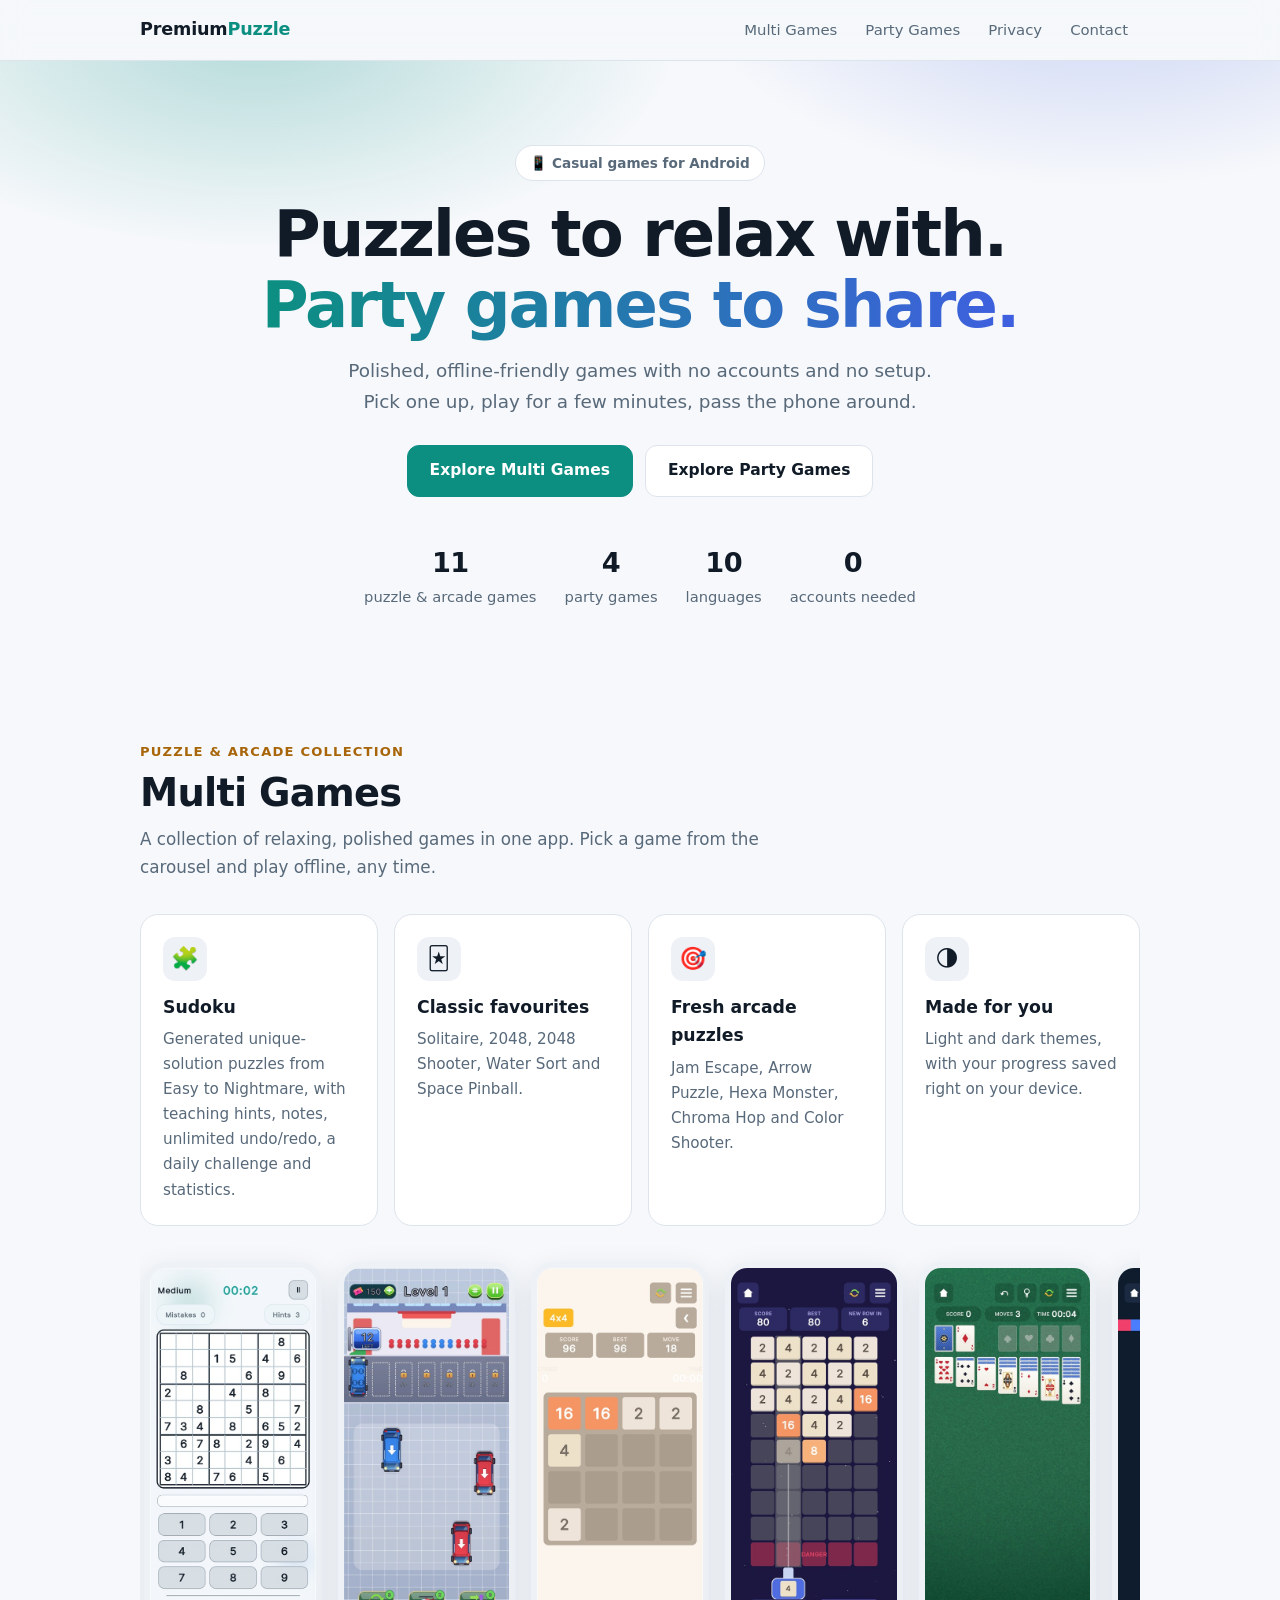
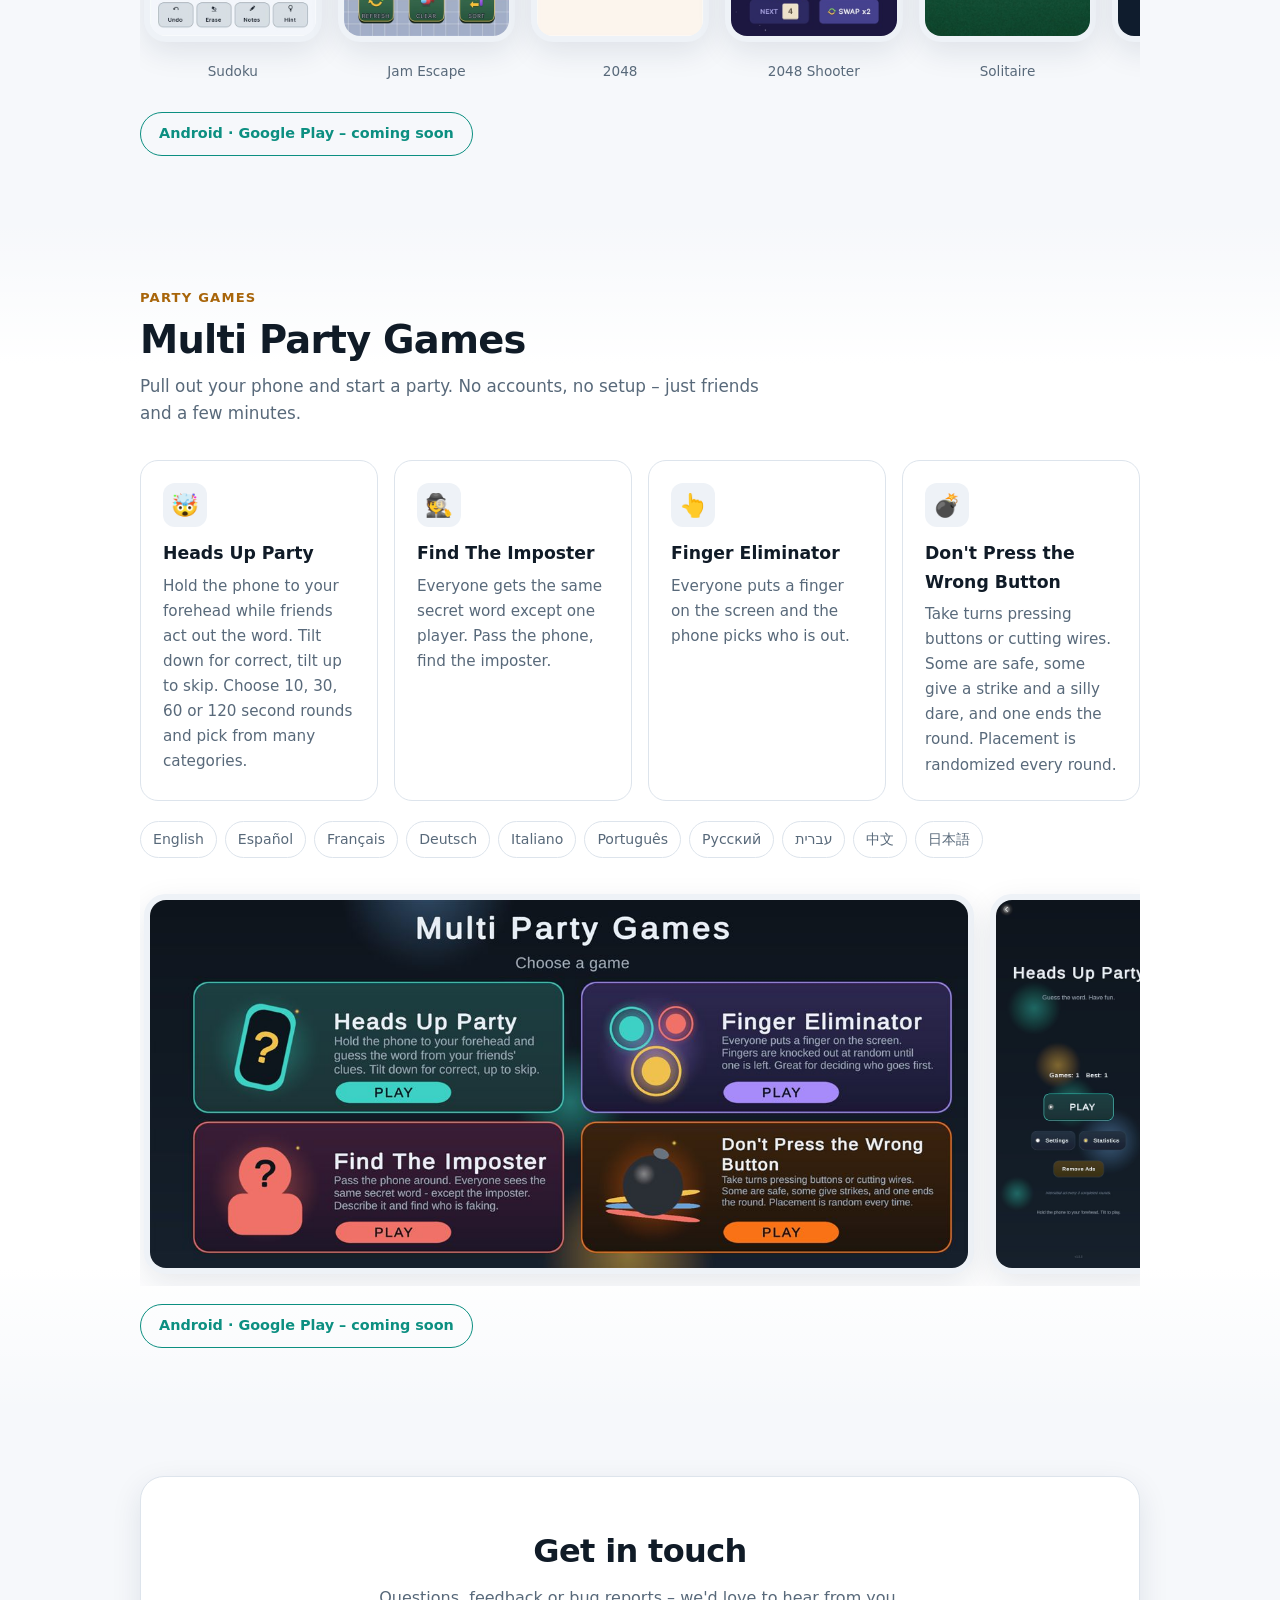
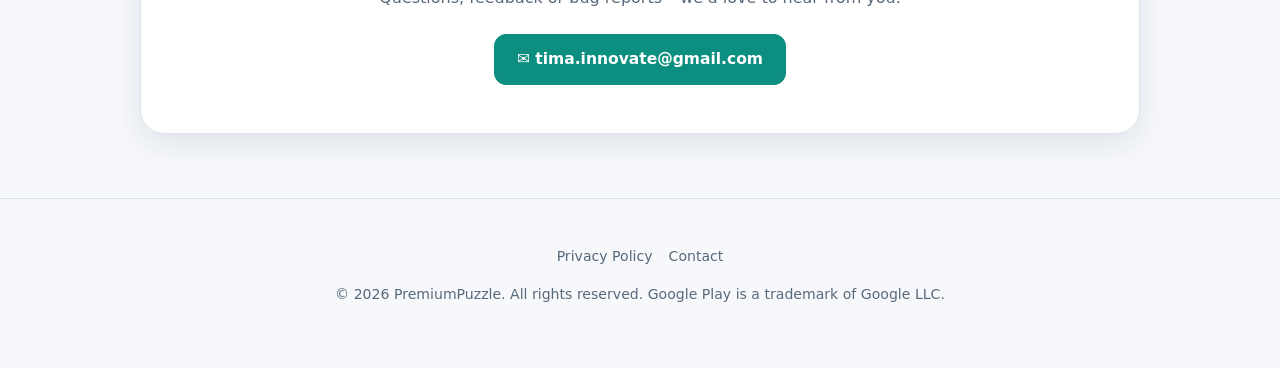
<file: index.html>
<!doctype html>
<html lang="en">
<head>
<meta charset="utf-8">
<meta name="viewport" content="width=device-width,initial-scale=1">
<title>PremiumPuzzle – Mobile Games</title>
<meta name="description" content="PremiumPuzzle makes casual mobile games: Multi Games (puzzle and arcade collection) and Multi Party Games (party games for friends).">
<meta name="theme-color" content="#0b1118">
<meta property="og:title" content="PremiumPuzzle – Mobile Games">
<meta property="og:description" content="Casual Android games: puzzles to relax with and party games to share.">
<meta property="og:type" content="website">
<meta property="og:image" content="img/party-1.jpg">
<link rel="stylesheet" href="style.css">
</head>
<body>

<header class="topbar">
  <div class="wrap">
    <a class="brand" href="#top">Premium<span>Puzzle</span></a>
    <nav>
      <a href="#multi-games">Multi Games</a>
      <a href="#party-games">Party Games</a>
      <a href="privacy.html">Privacy</a>
      <a href="#contact">Contact</a>
    </nav>
  </div>
</header>

<main id="top">
<div class="hero">
  <div class="wrap">
    <span class="eyebrow">📱 Casual games for Android</span>
    <h1>Puzzles to relax with.<br><em>Party games to share.</em></h1>
    <p class="lead">Polished, offline-friendly games with no accounts and no setup. Pick one up, play for a few minutes, pass the phone around.</p>
    <div class="cta">
      <a class="btn primary" href="#multi-games">Explore Multi Games</a>
      <a class="btn" href="#party-games">Explore Party Games</a>
    </div>
    <div class="stats">
      <div><b>11</b>puzzle &amp; arcade games</div>
      <div><b>4</b>party games</div>
      <div><b>10</b>languages</div>
      <div><b>0</b>accounts needed</div>
    </div>
  </div>
</div>

<section id="multi-games">
  <div class="wrap">
    <div class="section-head">
      <span class="kicker">Puzzle &amp; arcade collection</span>
      <h2>Multi Games</h2>
      <p>A collection of relaxing, polished games in one app. Pick a game from the carousel and play offline, any time.</p>
    </div>
    <div class="grid">
      <div class="card"><div class="ico">🧩</div><h3>Sudoku</h3><p>Generated unique-solution puzzles from Easy to Nightmare, with teaching hints, notes, unlimited undo/redo, a daily challenge and statistics.</p></div>
      <div class="card"><div class="ico">🃏</div><h3>Classic favourites</h3><p>Solitaire, 2048, 2048 Shooter, Water Sort and Space Pinball.</p></div>
      <div class="card"><div class="ico">🎯</div><h3>Fresh arcade puzzles</h3><p>Jam Escape, Arrow Puzzle, Hexa Monster, Chroma Hop and Color Shooter.</p></div>
      <div class="card"><div class="ico">🌗</div><h3>Made for you</h3><p>Light and dark themes, with your progress saved right on your device.</p></div>
    </div>
    <div class="shots">
      <figure><img src="img/mg-sudoku.jpg" alt="Sudoku, medium difficulty" loading="lazy"><figcaption>Sudoku</figcaption></figure>
      <figure><img src="img/mg-jam.jpg" alt="Jam Escape level 1" loading="lazy"><figcaption>Jam Escape</figcaption></figure>
      <figure><img src="img/mg-2048.jpg" alt="2048 board" loading="lazy"><figcaption>2048</figcaption></figure>
      <figure><img src="img/mg-shooter2048.jpg" alt="2048 Shooter" loading="lazy"><figcaption>2048 Shooter</figcaption></figure>
      <figure><img src="img/mg-solitaire.jpg" alt="Solitaire deal" loading="lazy"><figcaption>Solitaire</figcaption></figure>
      <figure><img src="img/mg-chroma.jpg" alt="Chroma Hop color ring" loading="lazy"><figcaption>Chroma Hop</figcaption></figure>
      <figure><img src="img/mg-pinball.jpg" alt="Space Pinball table" loading="lazy"><figcaption>Space Pinball</figcaption></figure>
      <figure><img src="img/mg-arrow.jpg" alt="Arrow Puzzle level 1" loading="lazy"><figcaption>Arrow Puzzle</figcaption></figure>
      <figure><img src="img/mg-hexa.jpg" alt="Hexa Monster battle against a cave bat" loading="lazy"><figcaption>Hexa Monster</figcaption></figure>
      <figure><img src="img/mg-colorshooter.jpg" alt="Color Shooter level 2" loading="lazy"><figcaption>Color Shooter</figcaption></figure>
      <figure><img src="img/mg-water.jpg" alt="Water Sort level 1" loading="lazy"><figcaption>Water Sort</figcaption></figure>
    </div>
    <span class="badge">Android · Google Play – coming soon</span>
  </div>
</section>

<section id="party-games" class="alt">
  <div class="wrap">
    <div class="section-head">
      <span class="kicker">Party games</span>
      <h2>Multi Party Games</h2>
      <p>Pull out your phone and start a party. No accounts, no setup – just friends and a few minutes.</p>
    </div>
    <div class="grid">
      <div class="card"><div class="ico">🤯</div><h3>Heads Up Party</h3><p>Hold the phone to your forehead while friends act out the word. Tilt down for correct, tilt up to skip. Choose 10, 30, 60 or 120 second rounds and pick from many categories.</p></div>
      <div class="card"><div class="ico">🕵️</div><h3>Find The Imposter</h3><p>Everyone gets the same secret word except one player. Pass the phone, find the imposter.</p></div>
      <div class="card"><div class="ico">👆</div><h3>Finger Eliminator</h3><p>Everyone puts a finger on the screen and the phone picks who is out.</p></div>
      <div class="card"><div class="ico">💣</div><h3>Don't Press the Wrong Button</h3><p>Take turns pressing buttons or cutting wires. Some are safe, some give a strike and a silly dare, and one ends the round. Placement is randomized every round.</p></div>
    </div>
    <div class="chips">
      <span class="chip">English</span><span class="chip">Español</span><span class="chip">Français</span><span class="chip">Deutsch</span><span class="chip">Italiano</span><span class="chip">Português</span><span class="chip">Русский</span><span class="chip">עברית</span><span class="chip">中文</span><span class="chip">日本語</span>
    </div>
    <div class="shots">
      <img src="img/party-5.jpg" alt="Multi Party Games game selection: Heads Up Party, Finger Eliminator, Find The Imposter, Don't Press the Wrong Button" loading="lazy">
      <img src="img/party-1.jpg" alt="Heads Up Party main menu" loading="lazy">
      <img src="img/party-2.jpg" alt="Heads Up Party category selection" loading="lazy">
      <img src="img/party-3.jpg" alt="Heads Up Party gameplay with the word Mirror" loading="lazy">
      <img src="img/party-4.jpg" alt="Heads Up Party round results" loading="lazy">
      <img src="img/party-6.jpg" alt="Finger Eliminator choosing who is out" loading="lazy">
      <img src="img/party-7.jpg" alt="Finger Eliminator winner screen" loading="lazy">
      <img src="img/party-8.jpg" alt="Find The Imposter setup with player count and topic" loading="lazy">
      <img src="img/party-9.jpg" alt="Find The Imposter secret word reveal" loading="lazy">
      <img src="img/party-10.jpg" alt="Don't Press the Wrong Button setup with player count and Buttons or Wires scenario" loading="lazy">
      <img src="img/party-11.jpg" alt="Don't Press the Wrong Button, Buttons scenario after the bomb goes off" loading="lazy">
      <img src="img/party-12.jpg" alt="Don't Press the Wrong Button, Wires scenario with eight wires" loading="lazy">
    </div>
    <span class="badge">Android · Google Play – coming soon</span>
  </div>
</section>

<section id="contact" class="contact">
  <div class="wrap">
    <div class="contact-card">
      <h2>Get in touch</h2>
      <p>Questions, feedback or bug reports – we'd love to hear from you.</p>
      <a class="btn primary" href="mailto:tima.innovate@gmail.com">✉️ tima.innovate@gmail.com</a>
    </div>
  </div>
</section>
</main>

<footer>
  <div class="wrap">
    <p><a href="privacy.html">Privacy Policy</a><a href="#contact">Contact</a></p>
    <p>&copy; 2026 PremiumPuzzle. All rights reserved. Google Play is a trademark of Google LLC.</p>
  </div>
</footer>
<script>
// Wheel over a screenshot strip scrolls it sideways first; once it reaches an end, the page scrolls again.
document.querySelectorAll('.shots').forEach(function (el) {
  el.addEventListener('wheel', function (e) {
    if (Math.abs(e.deltaY) <= Math.abs(e.deltaX)) return; // already horizontal input
    var max = el.scrollWidth - el.clientWidth;
    if (max <= 0) return;
    var atStart = el.scrollLeft <= 0, atEnd = el.scrollLeft >= max - 1;
    if ((e.deltaY < 0 && atStart) || (e.deltaY > 0 && atEnd)) return; // hand over to the page
    e.preventDefault();
    var d = e.deltaMode === 1 ? e.deltaY * 32 : e.deltaY; // line-based wheels report tiny deltas
    el.scrollLeft += d * 1.5;
  }, { passive: false });
});
</script>
</body>
</html>
</file>
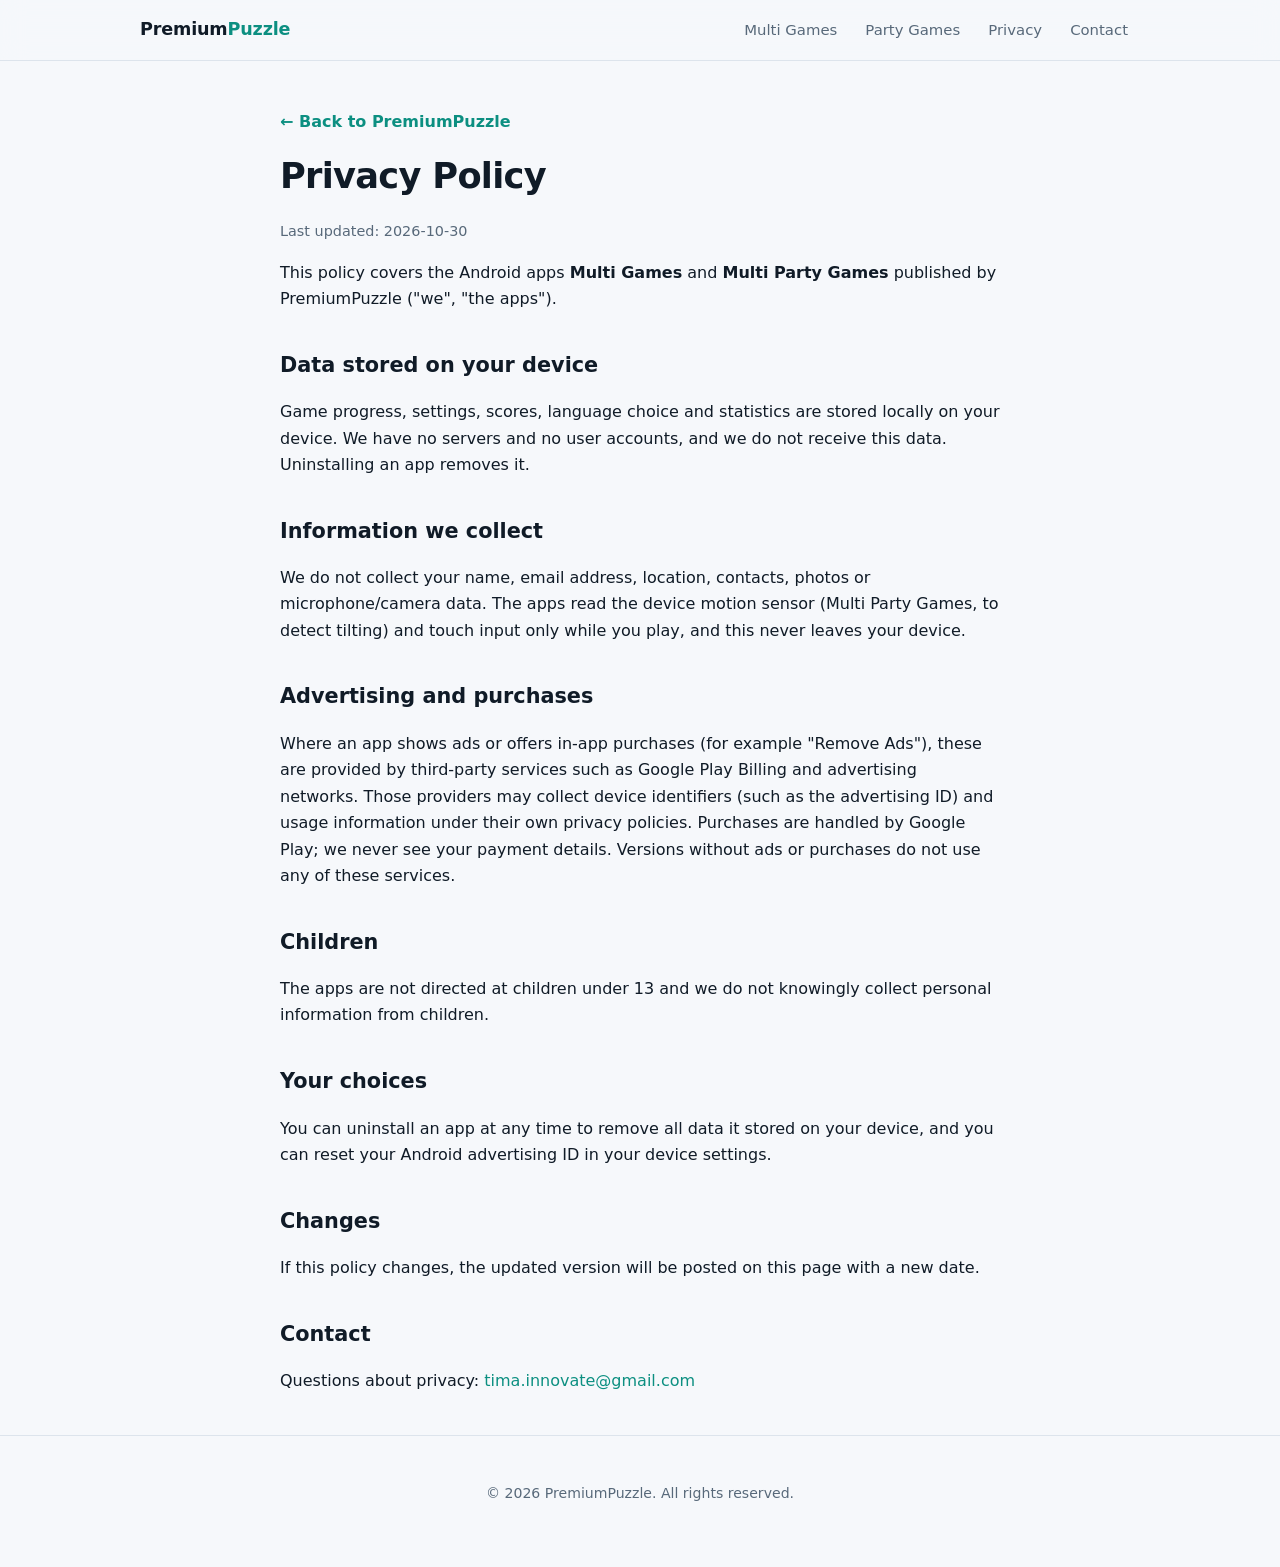
<file: privacy.html>
<!doctype html>
<html lang="en">
<head>
<meta charset="utf-8">
<meta name="viewport" content="width=device-width,initial-scale=1">
<title>Privacy Policy – PremiumPuzzle</title>
<meta name="theme-color" content="#0b1118">
<link rel="stylesheet" href="style.css">
</head>
<body>

<header class="topbar">
  <div class="wrap">
    <a class="brand" href="index.html">Premium<span>Puzzle</span></a>
    <nav>
      <a href="index.html#multi-games">Multi Games</a>
      <a href="index.html#party-games">Party Games</a>
      <a href="privacy.html">Privacy</a>
      <a href="index.html#contact">Contact</a>
    </nav>
  </div>
</header>

<main class="wrap doc">
<a class="back" href="index.html">&larr; Back to PremiumPuzzle</a>
<h1>Privacy Policy</h1>
<p class="updated">Last updated: 2026-10-30</p>
<p>This policy covers the Android apps <strong>Multi Games</strong> and <strong>Multi Party Games</strong> published by PremiumPuzzle ("we", "the apps").</p>

<h2>Data stored on your device</h2>
<p>Game progress, settings, scores, language choice and statistics are stored locally on your device. We have no servers and no user accounts, and we do not receive this data. Uninstalling an app removes it.</p>

<h2>Information we collect</h2>
<p>We do not collect your name, email address, location, contacts, photos or microphone/camera data. The apps read the device motion sensor (Multi Party Games, to detect tilting) and touch input only while you play, and this never leaves your device.</p>

<h2>Advertising and purchases</h2>
<p>Where an app shows ads or offers in-app purchases (for example "Remove Ads"), these are provided by third-party services such as Google Play Billing and advertising networks. Those providers may collect device identifiers (such as the advertising ID) and usage information under their own privacy policies. Purchases are handled by Google Play; we never see your payment details. Versions without ads or purchases do not use any of these services.</p>

<h2>Children</h2>
<p>The apps are not directed at children under 13 and we do not knowingly collect personal information from children.</p>

<h2>Your choices</h2>
<p>You can uninstall an app at any time to remove all data it stored on your device, and you can reset your Android advertising ID in your device settings.</p>

<h2>Changes</h2>
<p>If this policy changes, the updated version will be posted on this page with a new date.</p>

<h2>Contact</h2>
<p>Questions about privacy: <a href="mailto:tima.innovate@gmail.com">tima.innovate@gmail.com</a></p>
</main>

<footer>
  <div class="wrap">
    <p>&copy; 2026 PremiumPuzzle. All rights reserved.</p>
  </div>
</footer>
</body>
</html>
</file>
<file: style.css>
:root{
  --bg:#0b1118;--surface:#121b25;--surface-2:#182432;--border:#243344;
  --text:#eaf0f6;--muted:#93a4b6;--accent:#2fd3c0;--accent-2:#6c8cff;--gold:#f2b544;
  --on-accent:#06201c;--shadow:0 10px 40px rgba(0,0,0,.35);--radius:18px;
}
@media (prefers-color-scheme:light){:root{
  --bg:#f6f8fb;--surface:#fff;--surface-2:#eef2f7;--border:#dde4ec;
  --text:#101b27;--muted:#58697a;--accent:#0c8f81;--accent-2:#3f5fe0;--gold:#a8650a;
  --on-accent:#fff;--shadow:0 10px 30px rgba(20,40,70,.10);
}}
*{box-sizing:border-box}
html{scroll-behavior:smooth;scroll-padding-top:76px}
body{margin:0;font-family:Inter,system-ui,-apple-system,"Segoe UI",Roboto,sans-serif;background:var(--bg);color:var(--text);line-height:1.65;-webkit-font-smoothing:antialiased}
a{color:var(--accent);text-decoration:none}
a:hover{text-decoration:underline}
img{max-width:100%}
.wrap{max-width:1040px;margin:0 auto;padding:0 20px}

/* top bar */
.topbar{position:sticky;top:0;z-index:20;background:color-mix(in srgb,var(--bg) 82%,transparent);backdrop-filter:saturate(1.4) blur(12px);-webkit-backdrop-filter:saturate(1.4) blur(12px);border-bottom:1px solid var(--border)}
.topbar .wrap{display:flex;align-items:center;justify-content:space-between;height:60px}
.brand{font-weight:800;font-size:1.1rem;color:var(--text);letter-spacing:-.01em}
.brand span{color:var(--accent)}
.brand:hover{text-decoration:none}
.topbar nav{display:flex;gap:4px}
.topbar nav a{color:var(--muted);padding:8px 12px;border-radius:10px;font-size:.93rem;font-weight:500}
.topbar nav a:hover{color:var(--text);background:var(--surface-2);text-decoration:none}

/* hero */
.hero{position:relative;overflow:hidden;text-align:center;padding:84px 0 64px}
.hero::before{content:"";position:absolute;inset:-40% -10% auto -10%;height:120%;z-index:-1;
  background:radial-gradient(600px 300px at 25% 30%,color-mix(in srgb,var(--accent) 28%,transparent),transparent 70%),
             radial-gradient(600px 320px at 80% 20%,color-mix(in srgb,var(--accent-2) 26%,transparent),transparent 70%)}
.eyebrow{display:inline-block;padding:6px 14px;border:1px solid var(--border);border-radius:999px;background:var(--surface);color:var(--muted);font-size:.85rem;font-weight:600}
.hero h1{font-size:clamp(2.3rem,6vw,4rem);line-height:1.1;letter-spacing:-.03em;margin:18px 0 16px;font-weight:800}
.hero h1 em{font-style:normal;background:linear-gradient(90deg,var(--accent),var(--accent-2));-webkit-background-clip:text;background-clip:text;color:transparent}
.hero p.lead{max-width:620px;margin:0 auto 28px;color:var(--muted);font-size:1.15rem}
.cta{display:flex;gap:12px;justify-content:center;flex-wrap:wrap}
.btn{display:inline-flex;align-items:center;gap:8px;padding:12px 22px;border-radius:12px;font-weight:700;font-size:.97rem;border:1px solid var(--border);background:var(--surface);color:var(--text);transition:transform .15s,box-shadow .15s}
.btn:hover{transform:translateY(-2px);box-shadow:var(--shadow);text-decoration:none}
.btn.primary{background:var(--accent);border-color:var(--accent);color:var(--on-accent)}
.stats{display:flex;gap:28px;justify-content:center;flex-wrap:wrap;margin-top:44px;color:var(--muted);font-size:.92rem}
.stats b{display:block;font-size:1.7rem;color:var(--text);letter-spacing:-.02em}

/* sections */
section{padding:64px 0}
.section-head{max-width:640px;margin-bottom:32px}
.kicker{color:var(--gold);font-weight:700;font-size:.82rem;text-transform:uppercase;letter-spacing:.09em}
.section-head h2{font-size:clamp(1.8rem,4vw,2.4rem);line-height:1.2;letter-spacing:-.02em;margin:6px 0 10px}
.section-head p{color:var(--muted);margin:0;font-size:1.05rem}

/* feature cards */
.grid{display:grid;grid-template-columns:repeat(auto-fill,minmax(215px,1fr));gap:16px}
.card{background:var(--surface);border:1px solid var(--border);border-radius:var(--radius);padding:22px;transition:transform .15s,border-color .15s}
.card:hover{transform:translateY(-3px);border-color:var(--accent)}
.card .ico{width:44px;height:44px;border-radius:12px;display:grid;place-items:center;font-size:1.4rem;background:var(--surface-2);margin-bottom:12px}
.card h3{margin:0 0 6px;font-size:1.08rem}
.card p{margin:0;color:var(--muted);font-size:.95rem}
.chips{display:flex;flex-wrap:wrap;gap:8px;margin-top:20px}
.chip{padding:6px 12px;border-radius:999px;background:var(--surface);border:1px solid var(--border);font-size:.88rem;color:var(--muted)}

/* screenshot galleries */
.shots{display:flex;gap:16px;overflow-x:auto;padding:28px 4px 12px;margin-top:8px;scrollbar-width:thin}
.shots figure,.shots>img{flex:none}
.shots figure{margin:0;text-align:center}
.shots img{height:380px;width:auto;border-radius:22px;border:6px solid var(--surface-2);box-shadow:var(--shadow);background:var(--surface)}
.shots figcaption{margin-top:10px;font-size:.85rem;color:var(--muted)}
.badge{display:inline-flex;align-items:center;gap:8px;margin-top:18px;padding:9px 18px;border-radius:999px;border:1px solid var(--accent);color:var(--accent);font-size:.9rem;font-weight:600}
.alt{background:linear-gradient(180deg,transparent,var(--surface) 12%,var(--surface) 88%,transparent)}

/* contact */
.contact{text-align:center}
.contact-card{background:var(--surface);border:1px solid var(--border);border-radius:24px;padding:48px 24px;box-shadow:var(--shadow)}
.contact-card h2{margin:0 0 8px;font-size:2rem;letter-spacing:-.02em}
.contact-card p{color:var(--muted);margin:0 0 22px}

footer{padding:32px 0 48px;text-align:center;color:var(--muted);font-size:.88rem;border-top:1px solid var(--border)}
footer a{color:var(--muted);margin:0 8px}

/* privacy / doc pages */
.doc{max-width:760px;padding:40px 20px 24px}
.doc h1{font-size:2.2rem;letter-spacing:-.02em;margin:12px 0 4px}
.doc h2{margin-top:2.2rem;font-size:1.3rem}
.doc p{color:var(--text)}
.doc .updated{color:var(--muted);font-size:.9rem}
.back{display:inline-block;margin-top:8px;font-weight:600}

@media(max-width:640px){
  .topbar nav a{padding:8px 8px;font-size:.85rem}
  .brand{font-size:1rem}
  .hero{padding:56px 0 40px}
  section{padding:44px 0}
  .shots img{height:300px}
}
@media(max-width:420px){.topbar nav a:nth-child(n+3){display:none}}
@media(prefers-reduced-motion:reduce){html{scroll-behavior:auto}.btn,.card{transition:none}}
</file>
